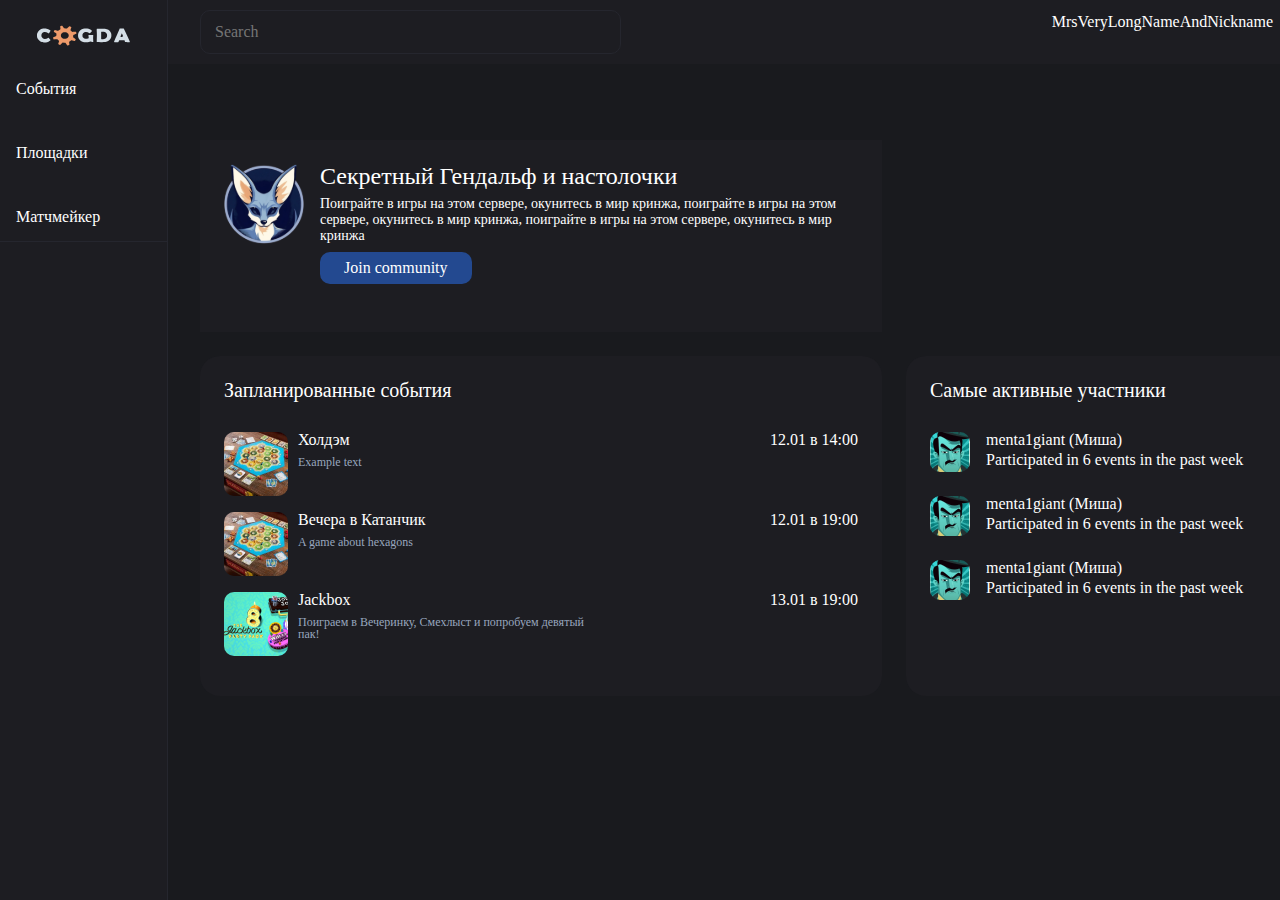
<file: index.html>
<!DOCTYPE html>
<html lang="en">

<head>
    <meta charset="UTF-8">
    <meta name="viewport" content="width=device-width, initial-scale=1.0">
    <title>Cogda</title>
    <link rel="stylesheet" href="style.css">
</head>

<body>
    <aside class="side_menu">
        <div class="logo">
            <a href="#"> <img src="images/cogda_logo.svg" alt="logo" class="logo_image"></a>
        </div>
        <ul class="side_menu_list">
            <li class="side_menu_list-item"><a href="">События</a></li>
            <li class="side_menu_list-item"><a href="">Площадки</a></li>
            <li class="side_menu_list-item"><a href="">Матчмейкер</a></li>
        </ul>
    </aside>

    <div class="root_section">
        <header class="header">
            <input type="search" id="" placeholder="Search" class="search_bar">
            <div class="profile">
                <p class="profile_name">MrsVeryLongNameAndNickname</p>
                <img src="images/profile_image.png" alt="" class="profile_image">
            </div>
        </header>

        <main class="main">
            <div class="card_header">
                <img src="images/main_card_logo.svg" alt="" class="card_logo">
                <div class="card_information">
                    <h2 class="card_title">Секретный Гендальф и настолочки</h2>
                    <p class="card_description">
                        Поиграйте в игры на этом сервере, окунитесь в мир кринжа, поиграйте в игры на этом сервере,
                        окунитесь в
                        мир
                        кринжа, поиграйте в игры на этом сервере, окунитесь в мир кринжа
                    </p>
                    <button class="join_community_button">Join community</button>
                </div>
            </div>
        </main>

        <div class="sections">
            <div class="card_events">
                <h3 class="subtitle">Запланированные события</h3>
                <div class="event_card">
                    <img src="images/event_logo_1.png" alt="" class="event_card_image">
                    <div class="event_card_information">
                        <h4 class="event_card_title">Холдэм</h4>
                        <p class="event_card_description">Example text</p>
                    </div>
                    <div class="event_card_time">12.01 в 14:00</div>
                </div>
                <div class="event_card">
                    <img src="images/event_logo_1.png" alt="" class="event_card_image">
                    <div class="event_card_information">
                        <h4 class="event_card_title">Вечера в Катанчик</h4>
                        <p class="event_card_description">A game about hexagons</p>
                    </div>
                    <div class="event_card_time">12.01 в 19:00</div>
                </div>
                <div class="event_card">
                    <img src="images/event_logo_2.png" alt="" class="event_card_image">
                    <div class="event_card_information">
                        <h4 class="event_card_title">Jackbox</h4>
                        <p class="event_card_description">Поиграем в Вечеринку, Смехлыст и попробуем девятый пак!</p>
                    </div>
                    <div class="event_card_time">13.01 в 19:00</div>
                </div>
            </div>
            <div class="most_active_players">
                <div class="subtitle">Самые активные участники</div>
                <div class="player_card">
                    <img src="./images/player_logo.png" alt="" class="player_logo">
                    <div class="player_description">
                        <span class="player_nickname">menta1giant (Миша)</span>
                        <span class="player_info">Participated in 6 events in the past week</span>
                    </div>
                </div>
                <div class="player_card">
                    <img src="./images/player_logo.png" alt="" class="player_logo">
                    <div class="player_description">
                        <span class="player_nickname">menta1giant (Миша)</span>
                        <span class="player_info">Participated in 6 events in the past week</span>
                    </div>
                </div>
                <div class="player_card">
                    <img src="./images/player_logo.png" alt="" class="player_logo">
                    <div class="player_description">
                        <span class="player_nickname">menta1giant (Миша)</span>
                        <span class="player_info">Participated in 6 events in the past week</span>
                    </div>
                </div>
            </div>
        </div>
    </div>

</body>

</html>
</file>
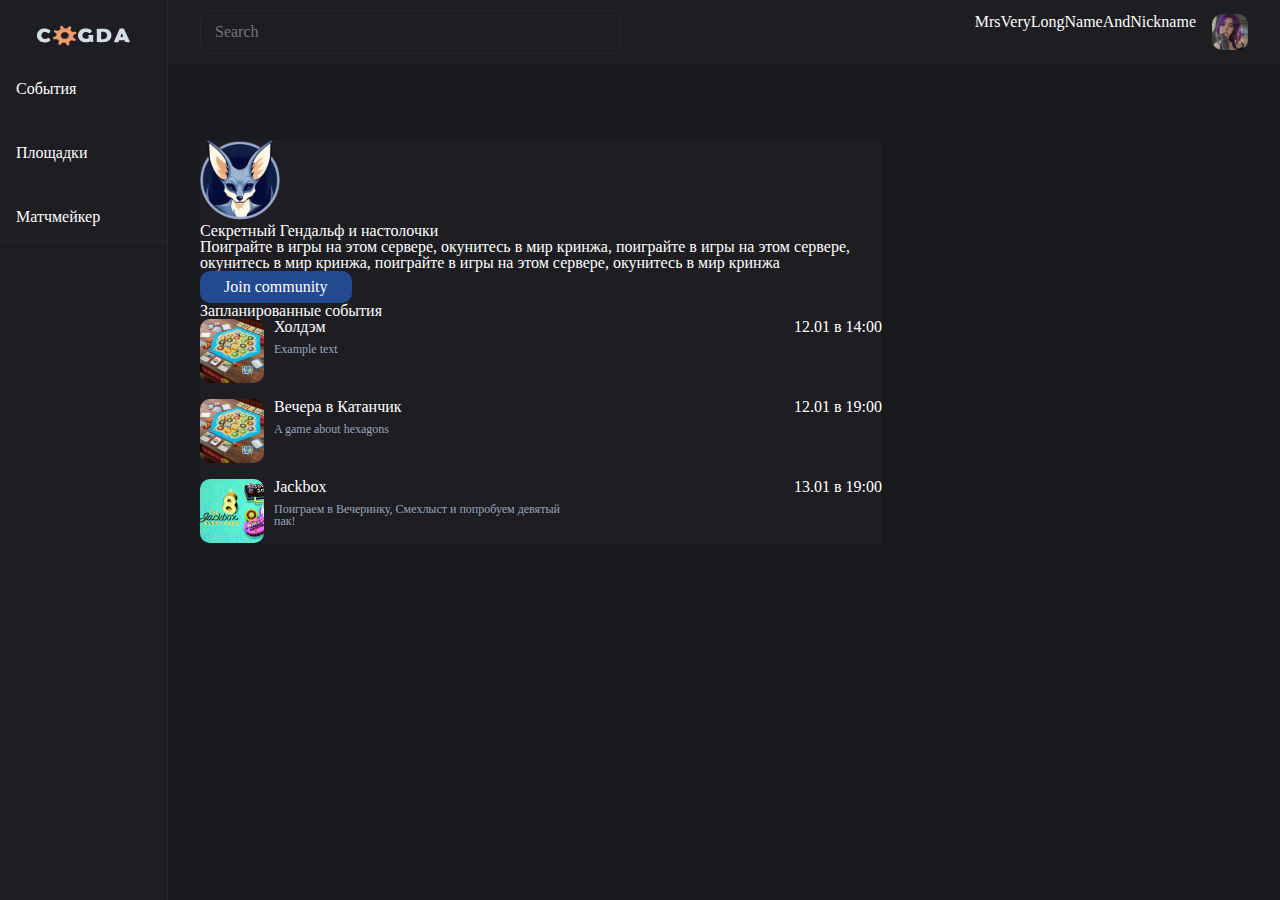
<file: host.html>
<!DOCTYPE html>
<html lang="en">

<head>
    <meta charset="UTF-8">
    <meta name="viewport" content="width=device-width, initial-scale=1.0">
    <title>Cogda</title>
    <link rel="stylesheet" href="style.css">
</head>

<body>
    <aside class="side_menu">
        <div class="logo">
            <a href="#"> <img src="images/cogda_logo.svg" alt="logo" class="logo_image"></a>
        </div>
        <ul class="side_menu_list">
            <li class="side_menu_list-item"><a href="">События</a></li>
            <li class="side_menu_list-item"><a href="">Площадки</a></li>
            <li class="side_menu_list-item"><a href="">Матчмейкер</a></li>
        </ul>
    </aside>
    <div class="root_section">
        <header class="header">
            <input type="search" id="" placeholder="Search" class="search_bar">
            <div class="profile">
                <p class="profile_name">MrsVeryLongNameAndNickname</p>
                <img src="images/profile_image.png" alt="" class="profile_image">
            </div>
        </header>
        <main class="main">
            <div class="main_card_header">
                <img src="images/main_card_logo.svg" alt="" class="main_card_logo">
                <div class="main_card_information">
                    <h2 class="main_card_title">Секретный Гендальф и настолочки</h2>
                    <p class="main_card_description">
                        Поиграйте в игры на этом сервере, окунитесь в мир кринжа, поиграйте в игры на этом сервере,
                        окунитесь в
                        мир
                        кринжа, поиграйте в игры на этом сервере, окунитесь в мир кринжа
                    </p>
                    <button class="join_community_button">Join community</button>
                </div>
            </div>

            <div class="main_card_events">
                <h3 class="events_title">Запланированные события</h3>
                <div class="event_card">
                    <img src="images/event_logo_1.png" alt="" class="event_card_image">
                    <div class="event_card_information">
                        <h4 class="event_card_title">Холдэм</h4>
                        <p class="event_card_description">Example text</p>
                    </div>
                    <div class="event_card_time">12.01 в 14:00</div>
                </div>
                <div class="event_card">
                    <img src="images/event_logo_1.png" alt="" class="event_card_image">
                    <div class="event_card_information">
                        <h4 class="event_card_title">Вечера в Катанчик</h4>
                        <p class="event_card_description">A game about hexagons</p>
                    </div>
                    <div class="event_card_time">12.01 в 19:00</div>
                </div>
                <div class="event_card">
                    <img src="images/event_logo_2.png" alt="" class="event_card_image">
                    <div class="event_card_information">
                        <h4 class="event_card_title">Jackbox</h4>
                        <p class="event_card_description">Поиграем в Вечеринку, Смехлыст и попробуем девятый пак!</p>
                    </div>
                    <div class="event_card_time">13.01 в 19:00</div>
                </div>
            </div>
        </main>
    </div>

</body>

</html>
</file>
<file: style.css>
* {
    padding: 0;
    margin: 0;
    border: 0;
    box-sizing: border-box;
    font-size: 100%;
    font: inherit;
    vertical-align: baseline;
}

body {
    line-height: 1;
    display: flex;
    color: white;
}

ol, ul {
    list-style: none;
}

a {
    color: white;
}

.root_section {
    width: 100%;
    background-color: #191A1E;
    /* background-image: url("./images/main_image.png");
    background-repeat: no-repeat; */
}

.subtitle {
    font-size: 20px;
    margin-bottom: 32px;
}

.side_menu {
    width: 168px;
    background-color: #1D1D22;
    height: 100vh;
    flex-shrink: 0;
    border-right: 1px solid #25262E;
}

.logo {
    padding-top: 25px;
    text-align: center;
}

.side_menu_list {
    font-size: 16px;
    border-bottom: 1px solid #25262E;
}

.side_menu_list-item {
    padding: 32px 16px 16px;
}

.side_menu_list-item a {
    text-decoration: none;
}

.header {
    justify-content: space-between;
    align-items: center;
    height: 64px;
    display: flex;
    position: relative;
    background-color: #1D1D22;
    padding: 0 32px;
}

.search_bar {
    color: #444D5D;
    width: 421px;
    height: 44px;
    background-color: #1D1D22;
    padding: 14px;
    border: 1px solid #25262E;
    border-radius: 10px;
}

.profile {
    display: flex;
}

.profile_image {
    border-radius: 10px;
    margin-left: 16px;
}

.main {
    width: 682px;
    margin: 76px 0 24px 32px;
    background-color: #1D1D22;
}


.card_header {

    display: inline-flex;
    border-radius: 20px;
    padding: 24px;
    margin-bottom: 24px;
    align-items: start;
}

.card_logo {
    width: 80px;
    margin-right: 16px;
}

.card_title {
    font-size: 24px;
    margin-bottom: 8px;
}

.card_description {
    margin-bottom: 8px;
    font-family: Gilroy;
    font-size: 14px;
    font-weight: 400;
    line-height: 16px;
    text-align: left;
}

.join_community_button {
    background-color:  #234990;
    color: white;
    border-radius: 10px;
    cursor: pointer;
    padding: 8px 24px;
    transition: background-color 0.3s;
}

.join_community_button:hover {
    background-color:  #2c5db8;
}

.join_community_button:active {
    color: #A9A9A9;
    background-color: #183466;
    transition: background-color 0s;
}

.sections {
    display: flex;
}

.card_events {
    width: 682px;
    border-radius: 20px;
    background-color: #1D1D22;
    padding: 24px;
    margin-left: 32px;
}


.event_card {
    width: 100%;
    display: flex;
    margin-bottom: 16px;  
}

.event_card_image {
    width: 64px;
    border-radius: 10px;
    margin-right: 10px;
}

.event_card_information {
    width: 290px;
}

.event_card_title {
    font-size: 16px;
    margin-bottom: 8px;
}

.event_card_description {
    font-size: 12px;
    color: #98A6BE;
}

.event_card_time { 
    margin-left: auto;
}

.most_active_players {
    border-radius: 20px;
    background-color: #1D1D22;
    padding: 24px;
    width: 451px;
    margin-left: 24px;
}

.player_card {
    display: flex;
    margin-bottom: 24px;
}

.player_logo {
    border-radius: 10px;
    margin-right: 16px;
}

.player_description {
    display: flex;
    flex-direction: column;
}

.player_nickname {
    margin-bottom: 4px;
}
</file>
